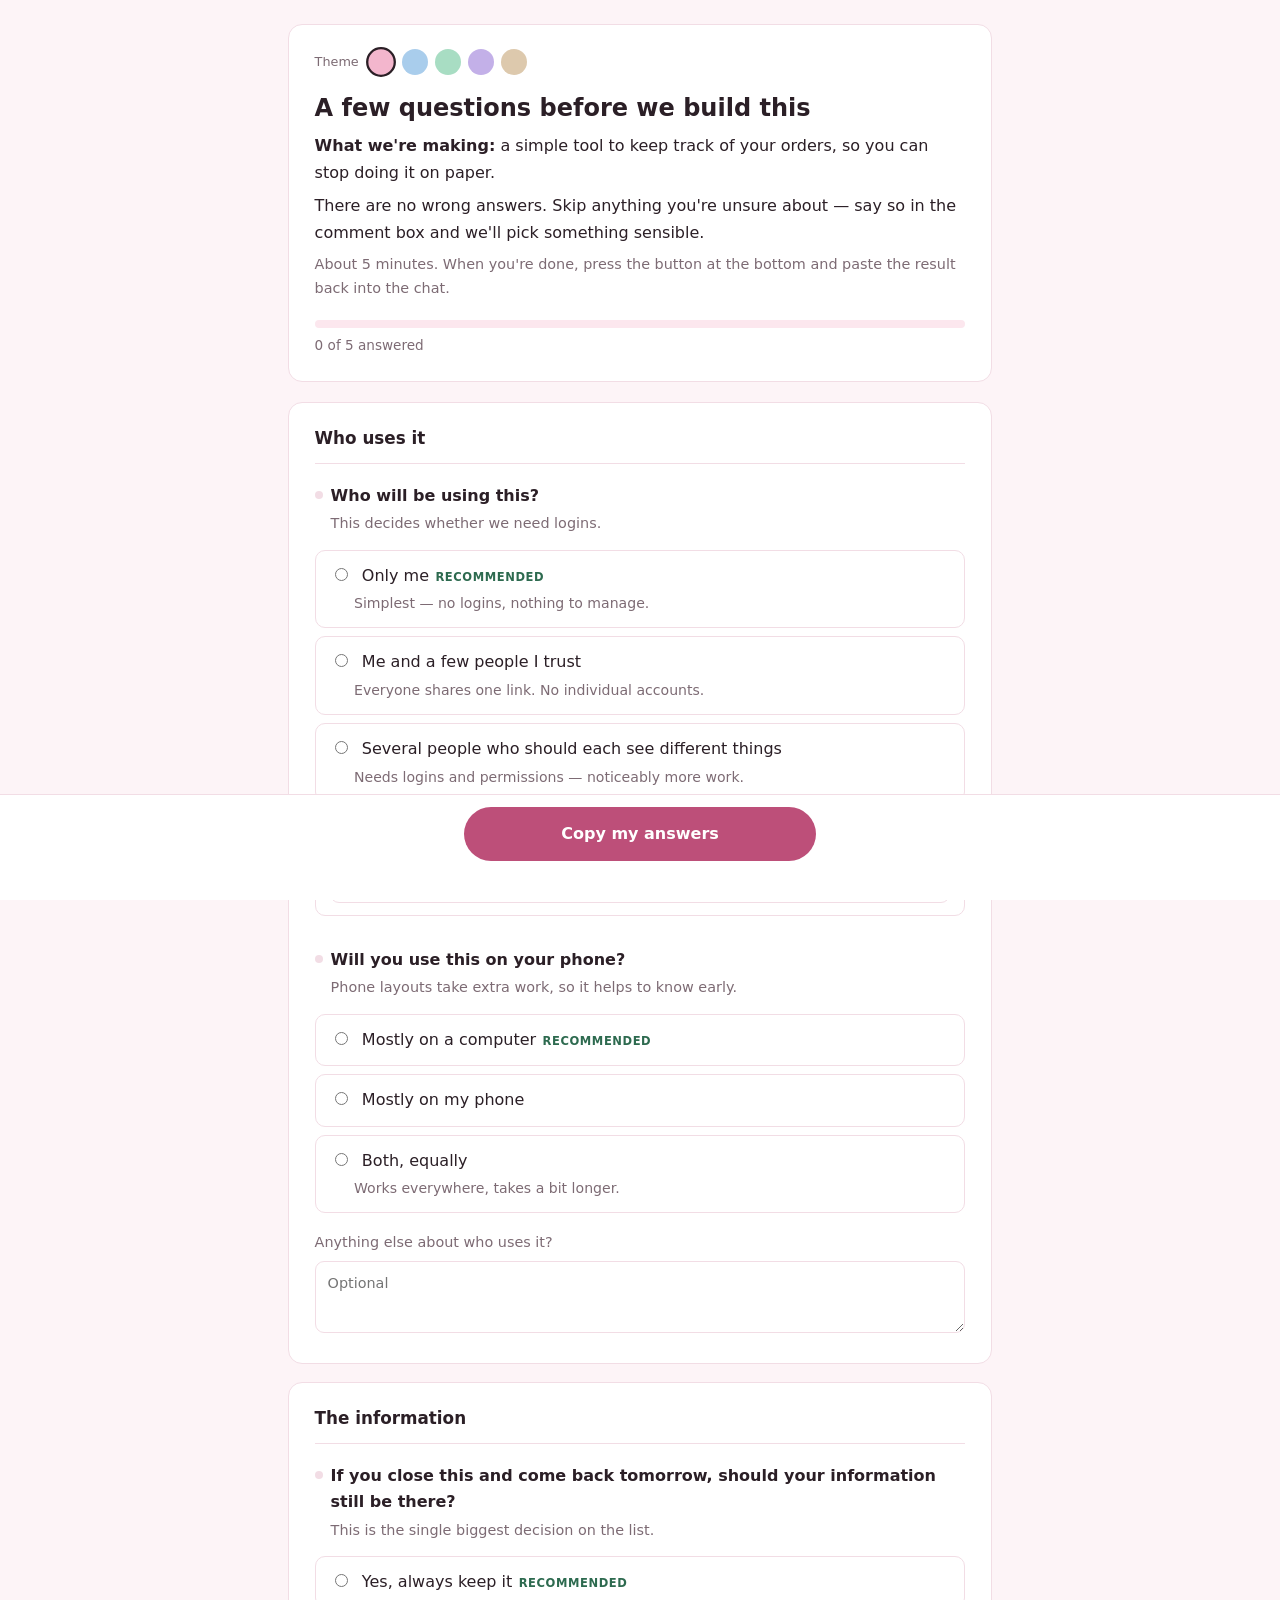
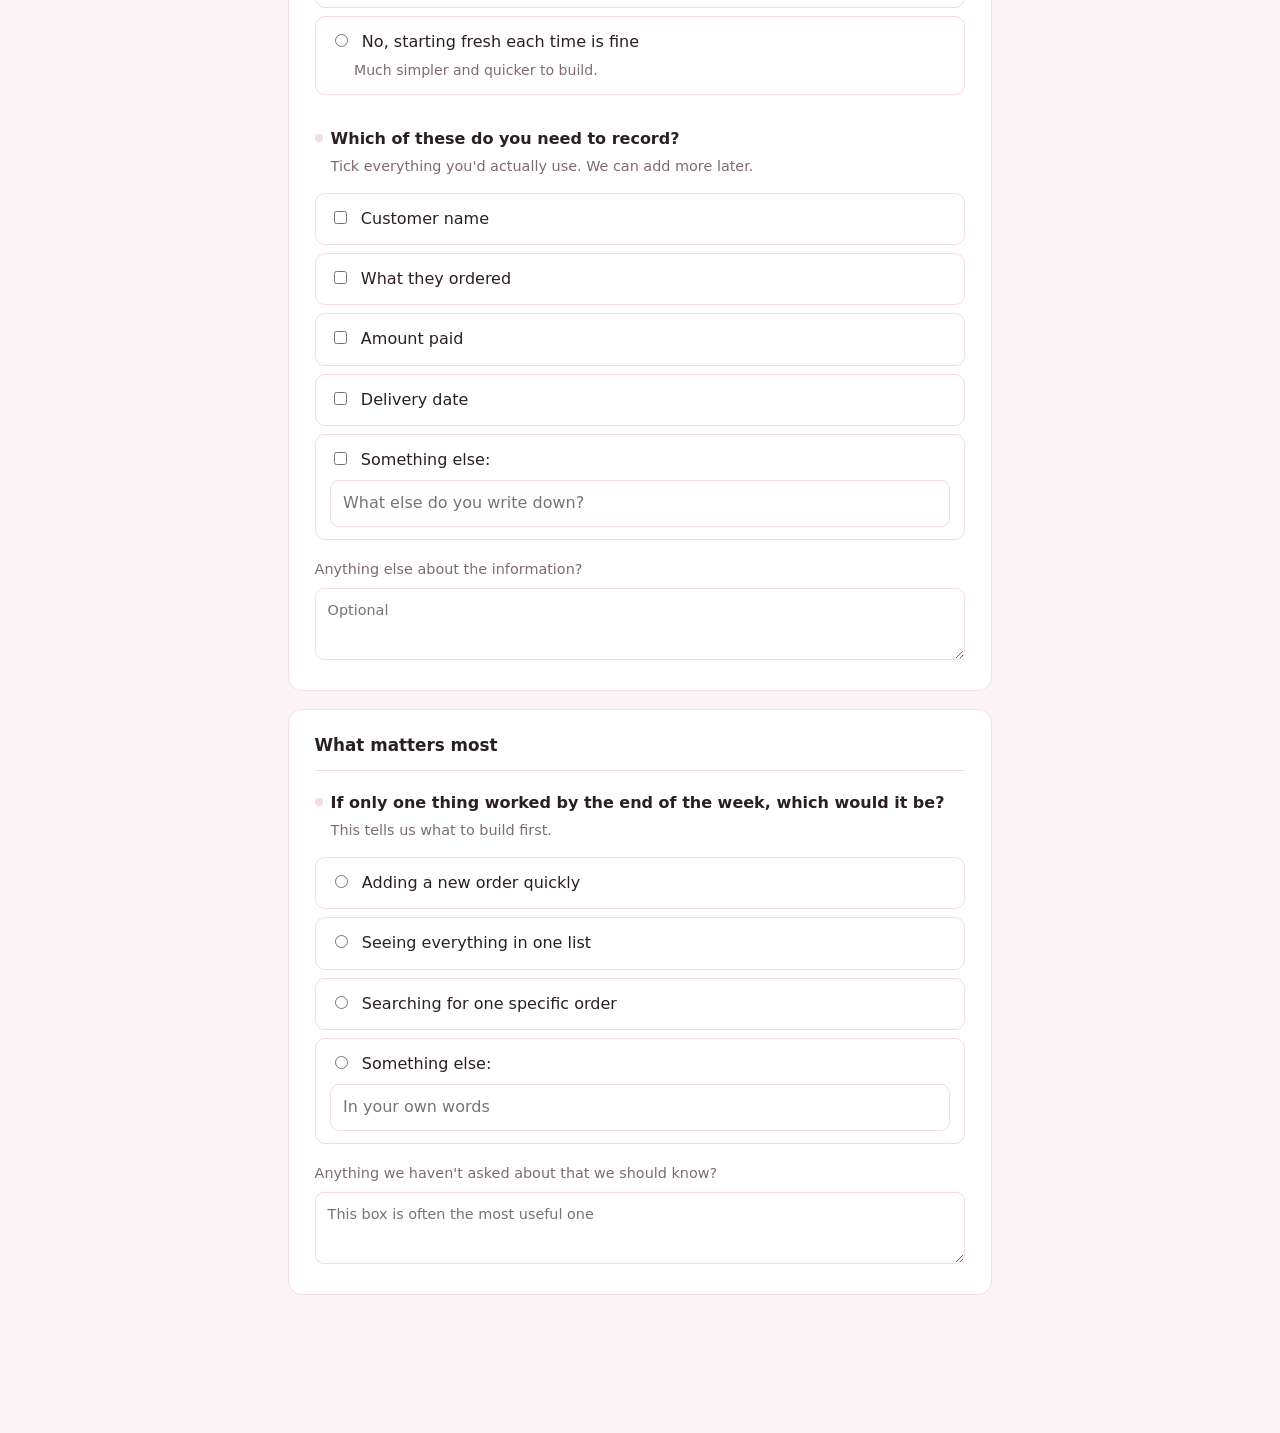
<file: .agents/skills/requirements-workbook/references/workbook-template.html>
<!DOCTYPE html>
<!--
  Requirements workbook template.

  Copy this file, replace the intro and the questions, keep everything else.
  Self-contained on purpose: no CDN, no fonts, no build step. It must work by
  double-clicking it, offline.

  To add a question, copy one <div class="q"> block. The rules the script
  relies on:
    - each question block has  class="q"  and a  data-q="<plain question text>"
    - every input in one question shares the same  name="..."  (unique per page)
    - an "Other" free-text input has  class="other"
    - a section comment box has  class="comment"  and sits inside its <section>
  Nothing else is required. The copy button and the progress counter both read
  the DOM, so you never maintain a parallel list of questions.

  Themes: the person answering picks one from the swatches in the header. Their
  choice is remembered. Do not hard-code a theme for someone else's taste.
-->
<html lang="en" data-theme="blossom">
<head>
<meta charset="utf-8">
<meta name="viewport" content="width=device-width, initial-scale=1">
<title>A few questions before we build this</title>
<style>
  /* ---- themes -------------------------------------------------------
     Every palette keeps body text at >= 4.5:1 against its surface, so the
     pastels stay readable. Ink is near-black in all of them for that reason. */
  [data-theme="blossom"] {
    --bg:#fdf4f7; --card:#fff; --ink:#2b1f26; --muted:#7d6b74;
    --line:#f2dde5; --accent:#bd4f79; --accent-soft:#fce7ee; --ring:#e58fb0;
  }
  [data-theme="sky"] {
    --bg:#f1f7fd; --card:#fff; --ink:#1d2733; --muted:#67788a;
    --line:#dce9f5; --accent:#3a6ea5; --accent-soft:#e3eefa; --ring:#8ab4dd;
  }
  [data-theme="mint"] {
    --bg:#f1faf5; --card:#fff; --ink:#1e2b25; --muted:#647a70;
    --line:#d8ede2; --accent:#2f7d5c; --accent-soft:#e0f4ea; --ring:#7fc4a4;
  }
  [data-theme="lilac"] {
    --bg:#f7f4fd; --card:#fff; --ink:#261f33; --muted:#736a85;
    --line:#e6dff5; --accent:#6d54a8; --accent-soft:#ece4fa; --ring:#a992dc;
  }
  [data-theme="sand"] {
    --bg:#faf9f7; --card:#fff; --ink:#1a1a1a; --muted:#6b665f;
    --line:#e8e3da; --accent:#8a6440; --accent-soft:#f4ece2; --ring:#c9a882;
  }
  :root { --ok:#2d6a4f; --radius:14px; }

  * { box-sizing:border-box; }
  html { scroll-behavior:smooth; }
  body {
    margin:0; padding:1.5rem 1rem 7.5rem; background:var(--bg); color:var(--ink);
    font:16px/1.65 system-ui, -apple-system, "Segoe UI", Roboto, sans-serif;
    transition:background 180ms ease, color 180ms ease;
  }
  main { max-width:44rem; margin:0 auto; }

  /* ---- header ---- */
  header {
    background:var(--card); border:1px solid var(--line); border-radius:var(--radius);
    padding:1.5rem 1.6rem; margin-bottom:1.25rem;
  }
  .themes { display:flex; gap:.45rem; align-items:center; margin-bottom:1.1rem; }
  .themes span { font-size:.8rem; color:var(--muted); margin-right:.15rem; }
  .sw {
    width:26px; height:26px; border-radius:50%; border:2px solid transparent;
    cursor:pointer; padding:0; transition:transform 150ms ease, border-color 150ms ease;
  }
  .sw:hover { transform:scale(1.15); }
  .sw[aria-pressed="true"] { border-color:var(--ink); transform:scale(1.15); }
  .sw:focus-visible { outline:3px solid var(--ring); outline-offset:2px; }
  h1 { font-size:1.5rem; line-height:1.3; margin:0 0 .6rem; }
  header p { margin:.45rem 0; }
  .time { color:var(--muted); font-size:.9rem; }

  /* ---- progress ---- */
  .progress-wrap { margin-top:1.2rem; }
  .progress-track {
    height:8px; background:var(--accent-soft); border-radius:99px; overflow:hidden;
  }
  .progress-fill {
    height:100%; width:0%; background:var(--accent); border-radius:99px;
    transition:width 200ms ease;
  }
  .progress-text { font-size:.85rem; color:var(--muted); margin-top:.4rem; }

  /* ---- sections ---- */
  section {
    background:var(--card); border:1px solid var(--line); border-radius:var(--radius);
    padding:1.4rem 1.6rem; margin-bottom:1.1rem;
  }
  section > h2 {
    font-size:1.05rem; margin:0 0 1.2rem; padding-bottom:.6rem;
    border-bottom:1px solid var(--line);
  }
  .q { margin-bottom:1.9rem; }
  .q:last-of-type { margin-bottom:1.1rem; }
  .ask { font-weight:600; margin:0 0 .2rem; display:flex; gap:.5rem; align-items:baseline; }
  .dot {
    width:8px; height:8px; border-radius:50%; background:var(--line);
    flex:none; transform:translateY(-2px); transition:background 180ms ease;
  }
  .q.answered .dot { background:var(--ok); }
  .why { color:var(--muted); font-size:.9rem; margin:0 0 .85rem 1rem; }

  /* ---- options: whole card is the target, not just the dot ---- */
  label.opt {
    display:block; padding:.75rem .9rem; margin-bottom:.5rem; cursor:pointer;
    border:1.5px solid var(--line); border-radius:10px; background:var(--card);
    transition:border-color 150ms ease, background 150ms ease;
  }
  label.opt:hover { border-color:var(--ring); background:var(--accent-soft); }
  label.opt:has(input:checked) { border-color:var(--accent); background:var(--accent-soft); }
  label.opt:focus-within { outline:3px solid var(--ring); outline-offset:2px; }
  label.opt input { margin-right:.55rem; accent-color:var(--accent); }
  .consequence { color:var(--muted); font-size:.88rem; display:block; margin:.2rem 0 0 1.5rem; }
  .rec {
    color:var(--ok); font-size:.72rem; font-weight:700; letter-spacing:.05em;
    text-transform:uppercase; margin-left:.4rem; white-space:nowrap;
  }

  input[type=text], textarea {
    width:100%; font:inherit; color:inherit; padding:.6rem .75rem; margin-top:.4rem;
    border:1.5px solid var(--line); border-radius:9px; background:var(--card);
  }
  input[type=text]:focus, textarea:focus {
    outline:3px solid var(--ring); outline-offset:1px; border-color:var(--accent);
  }
  textarea { min-height:4.5rem; resize:vertical; }
  .comment-label { display:block; font-size:.9rem; color:var(--muted); margin-top:.6rem; }

  /* ---- sticky action bar: one primary action, always reachable ---- */
  .bar {
    position:fixed; left:0; right:0; bottom:0; z-index:5;
    background:var(--card); border-top:1px solid var(--line);
    padding:.8rem 1rem calc(.8rem + env(safe-area-inset-bottom)); text-align:center;
  }
  .bar-inner { max-width:44rem; margin:0 auto; }
  button.primary {
    font:inherit; font-weight:600; font-size:1rem; padding:.85rem 2rem; width:100%;
    max-width:22rem; cursor:pointer; background:var(--accent); color:#fff;
    border:0; border-radius:99px; transition:filter 150ms ease, transform 100ms ease;
  }
  button.primary:hover { filter:brightness(1.08); }
  button.primary:active { transform:scale(.985); }
  button.primary:focus-visible { outline:3px solid var(--ring); outline-offset:3px; }
  #status { display:block; margin-top:.5rem; font-size:.88rem; color:var(--ok); min-height:1.3em; }
  #status.warn { color:var(--muted); }

  #fallback { display:none; max-width:44rem; margin:1.25rem auto 0; }

  @media (max-width:34rem) {
    body { padding:1rem .75rem 8rem; }
    header, section { padding:1.1rem 1rem; border-radius:12px; }
    h1 { font-size:1.3rem; }
  }
  @media (prefers-reduced-motion:reduce) { * { transition:none !important; } }
</style>
</head>
<body>
<main>

  <!-- ==== REPLACE: intro ==== -->
  <header>
    <div class="themes" role="group" aria-label="Choose a colour theme">
      <span>Theme</span>
      <button class="sw" data-set="blossom" style="background:#f3b6cd" title="Blossom" aria-label="Blossom" aria-pressed="true"></button>
      <button class="sw" data-set="sky"     style="background:#a9cdec" title="Sky"     aria-label="Sky"     aria-pressed="false"></button>
      <button class="sw" data-set="mint"    style="background:#a8ddc3" title="Mint"    aria-label="Mint"    aria-pressed="false"></button>
      <button class="sw" data-set="lilac"   style="background:#c3b0e8" title="Lilac"   aria-label="Lilac"   aria-pressed="false"></button>
      <button class="sw" data-set="sand"    style="background:#ddc9ad" title="Sand"    aria-label="Sand"    aria-pressed="false"></button>
    </div>

    <h1>A few questions before we build this</h1>
    <p><strong>What we're making:</strong> a simple tool to keep track of your
      orders, so you can stop doing it on paper.</p>
    <p>There are no wrong answers. Skip anything you're unsure about — say so in
      the comment box and we'll pick something sensible.</p>
    <p class="time">About 5 minutes. When you're done, press the button at the
      bottom and paste the result back into the chat.</p>

    <div class="progress-wrap">
      <div class="progress-track"><div class="progress-fill" id="bar"></div></div>
      <div class="progress-text" id="progressText">0 of 0 answered</div>
    </div>
  </header>

  <!-- ==== REPLACE: sections and questions ==== -->
  <section>
    <h2>Who uses it</h2>

    <div class="q" data-q="Who will be using this?">
      <p class="ask"><span class="dot"></span>Who will be using this?</p>
      <p class="why">This decides whether we need logins.</p>
      <label class="opt"><input type="radio" name="users" value="Only me">
        Only me<span class="rec">Recommended</span>
        <span class="consequence">Simplest — no logins, nothing to manage.</span></label>
      <label class="opt"><input type="radio" name="users" value="Me and a few people I trust">
        Me and a few people I trust
        <span class="consequence">Everyone shares one link. No individual accounts.</span></label>
      <label class="opt"><input type="radio" name="users" value="Several people who should each see different things">
        Several people who should each see different things
        <span class="consequence">Needs logins and permissions — noticeably more work.</span></label>
      <label class="opt"><input type="radio" name="users" value="__other__">
        Something else:
        <input type="text" class="other" placeholder="Tell us in your own words"></label>
    </div>

    <div class="q" data-q="Will you use this on your phone?">
      <p class="ask"><span class="dot"></span>Will you use this on your phone?</p>
      <p class="why">Phone layouts take extra work, so it helps to know early.</p>
      <label class="opt"><input type="radio" name="device" value="Mostly on a computer">
        Mostly on a computer<span class="rec">Recommended</span></label>
      <label class="opt"><input type="radio" name="device" value="Mostly on my phone">
        Mostly on my phone</label>
      <label class="opt"><input type="radio" name="device" value="Both, equally">
        Both, equally
        <span class="consequence">Works everywhere, takes a bit longer.</span></label>
    </div>

    <label class="comment-label">Anything else about who uses it?
      <textarea class="comment" placeholder="Optional"></textarea></label>
  </section>

  <section>
    <h2>The information</h2>

    <div class="q" data-q="If you close this and come back tomorrow, should your information still be there?">
      <p class="ask"><span class="dot"></span>If you close this and come back
        tomorrow, should your information still be there?</p>
      <p class="why">This is the single biggest decision on the list.</p>
      <label class="opt"><input type="radio" name="persist" value="Yes, always keep it">
        Yes, always keep it<span class="rec">Recommended</span></label>
      <label class="opt"><input type="radio" name="persist" value="No, starting fresh each time is fine">
        No, starting fresh each time is fine
        <span class="consequence">Much simpler and quicker to build.</span></label>
    </div>

    <div class="q" data-q="Which of these do you need to record? (tick all that apply)">
      <p class="ask"><span class="dot"></span>Which of these do you need to record?</p>
      <p class="why">Tick everything you'd actually use. We can add more later.</p>
      <label class="opt"><input type="checkbox" name="fields" value="Customer name"> Customer name</label>
      <label class="opt"><input type="checkbox" name="fields" value="What they ordered"> What they ordered</label>
      <label class="opt"><input type="checkbox" name="fields" value="Amount paid"> Amount paid</label>
      <label class="opt"><input type="checkbox" name="fields" value="Delivery date"> Delivery date</label>
      <label class="opt"><input type="checkbox" name="fields" value="__other__"> Something else:
        <input type="text" class="other" placeholder="What else do you write down?"></label>
    </div>

    <label class="comment-label">Anything else about the information?
      <textarea class="comment" placeholder="Optional"></textarea></label>
  </section>

  <section>
    <h2>What matters most</h2>

    <div class="q" data-q="If only one thing worked by the end of the week, which would it be?">
      <p class="ask"><span class="dot"></span>If only one thing worked by the end
        of the week, which would it be?</p>
      <p class="why">This tells us what to build first.</p>
      <label class="opt"><input type="radio" name="priority" value="Adding a new order quickly">
        Adding a new order quickly</label>
      <label class="opt"><input type="radio" name="priority" value="Seeing everything in one list">
        Seeing everything in one list</label>
      <label class="opt"><input type="radio" name="priority" value="Searching for one specific order">
        Searching for one specific order</label>
      <label class="opt"><input type="radio" name="priority" value="__other__">
        Something else:
        <input type="text" class="other" placeholder="In your own words"></label>
    </div>

    <label class="comment-label">Anything we haven't asked about that we should know?
      <textarea class="comment" placeholder="This box is often the most useful one"></textarea></label>
  </section>
  <!-- ==== END REPLACE ==== -->

</main>

<div class="bar">
  <div class="bar-inner">
    <button class="primary" id="copy" type="button">Copy my answers</button>
    <span id="status" role="status" aria-live="polite"></span>
  </div>
</div>

<main id="fallback">
  <p>Couldn't copy automatically — select everything below and copy it manually:</p>
  <textarea id="fallbackText" style="min-height:18rem"></textarea>
</main>

<script>
(function () {
  "use strict";

  /* ---- theme: the person answering chooses; remember it ---- */
  var THEME_KEY = "workbook-theme";
  function setTheme(name) {
    document.documentElement.dataset.theme = name;
    document.querySelectorAll(".sw").forEach(function (b) {
      b.setAttribute("aria-pressed", String(b.dataset.set === name));
    });
    try { localStorage.setItem(THEME_KEY, name); } catch (e) { /* file:// may block */ }
  }
  document.querySelectorAll(".sw").forEach(function (b) {
    b.addEventListener("click", function () { setTheme(b.dataset.set); });
  });
  try {
    var saved = localStorage.getItem(THEME_KEY);
    if (saved) setTheme(saved);
  } catch (e) { /* ignore */ }

  /* ---- progress: answered questions, so nothing is silently missed ---- */
  function answeredIn(q) {
    return !!q.querySelector("input[type=radio]:checked, input[type=checkbox]:checked");
  }
  function refresh() {
    var qs = document.querySelectorAll(".q"), done = 0;
    qs.forEach(function (q) {
      var ok = answeredIn(q);
      q.classList.toggle("answered", ok);
      if (ok) done++;
    });
    var pct = qs.length ? Math.round((done / qs.length) * 100) : 0;
    document.getElementById("bar").style.width = pct + "%";
    document.getElementById("progressText").textContent =
      done + " of " + qs.length + " answered" +
      (done === qs.length && qs.length ? " — all done" : "");
  }
  document.addEventListener("change", refresh);
  refresh();

  /* ---- collect ---- */
  function collect() {
    var out = [];
    var unanswered = [];

    out.push("## Workbook answers — " + document.title);
    out.push("_Completed " + new Date().toLocaleString() + "_");

    document.querySelectorAll("main > section").forEach(function (section) {
      var heading = section.querySelector("h2");
      out.push("");
      out.push("### " + (heading ? heading.textContent.trim() : "Section"));

      section.querySelectorAll(".q").forEach(function (q) {
        var question = q.dataset.q || (q.querySelector(".ask") || {}).textContent || "Question";
        question = question.trim();
        var picked = [];

        q.querySelectorAll("input[type=radio], input[type=checkbox]").forEach(function (input) {
          if (!input.checked) return;
          if (input.value === "__other__") {
            // The free-text box lives inside the same label as its option.
            var box = input.closest("label").querySelector(".other");
            var typed = box && box.value.trim();
            picked.push(typed ? typed + " (their own words)" : "Other — but left blank");
          } else {
            picked.push(input.value);
          }
        });

        out.push("");
        out.push("**Q: " + question + "**");
        if (picked.length) {
          out.push("A: " + picked.join("; "));
        } else {
          out.push("A: — not answered —");
          unanswered.push(question);
        }
      });

      var comment = section.querySelector(".comment");
      if (comment && comment.value.trim()) {
        out.push("");
        out.push("Note: " + comment.value.trim());
      }
    });

    out.push("");
    if (unanswered.length) {
      out.push("### Left unanswered — please don't read these as 'no'");
      unanswered.forEach(function (q) { out.push("- " + q); });
    } else {
      out.push("_Every question was answered._");
    }

    return out.join("\n");
  }

  function say(message, warn) {
    var el = document.getElementById("status");
    el.textContent = message;
    el.className = warn ? "warn" : "";
  }

  document.getElementById("copy").addEventListener("click", function () {
    var text = collect();

    function manual() {
      var pane = document.getElementById("fallback");
      var box = document.getElementById("fallbackText");
      box.value = text;
      pane.style.display = "block";
      pane.scrollIntoView({ block: "start" });
      box.focus();
      box.select();
      say("Copy the text below instead.", true);
    }

    // navigator.clipboard is unavailable on file:// in some browsers, so the
    // manual pane is a real path, not a nicety.
    if (navigator.clipboard && navigator.clipboard.writeText) {
      navigator.clipboard.writeText(text).then(function () {
        var qs = document.querySelectorAll(".q").length;
        var done = document.querySelectorAll(".q.answered").length;
        say(done === qs
          ? "Copied. Now paste it back into the chat."
          : "Copied (" + done + " of " + qs + " answered). Paste it back into the chat.");
      }, manual);
    } else {
      manual();
    }
  });
})();
</script>
</body>
</html>
</file>
